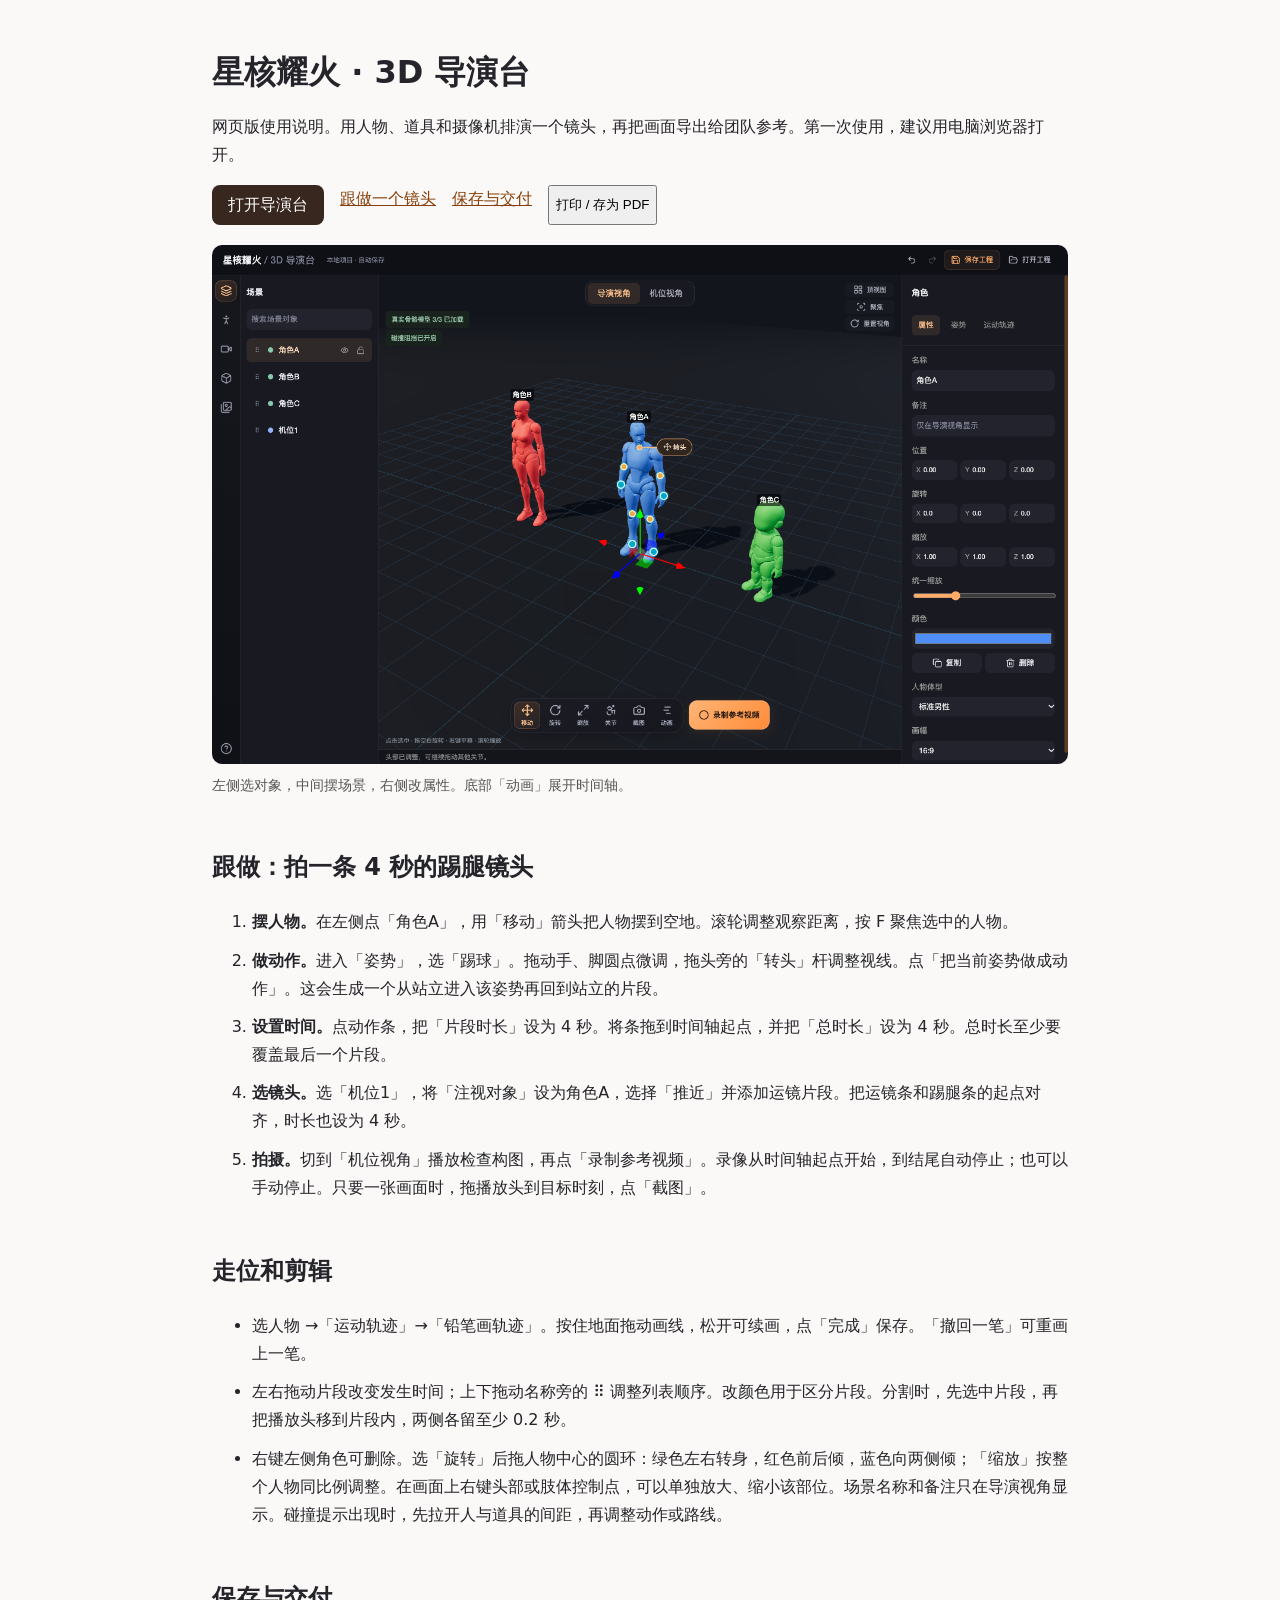
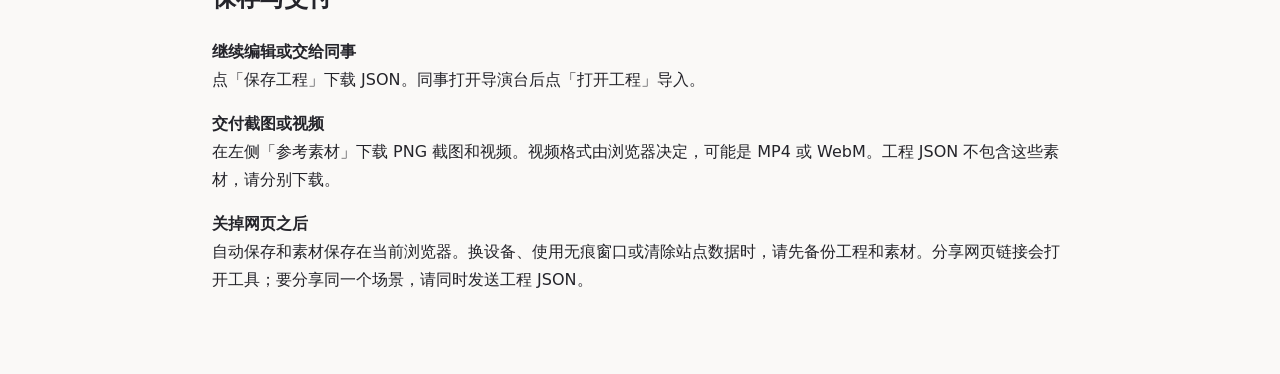
<file: guide/index.html>
<!doctype html><html lang="zh-CN"><meta charset="utf-8"><meta name="viewport" content="width=device-width,initial-scale=1"><title>使用说明 · 星核耀火 3D 导演台 Demo</title>
<style>*{box-sizing:border-box}body{margin:auto;max-width:900px;padding:32px 22px 64px;font:16px/1.75 system-ui,sans-serif;color:#24242a;background:#faf9f7}h1{line-height:1.2}h2{margin-top:2em}a{color:#87400b}figure{margin:20px 0}img{width:100%;border-radius:10px}figcaption{color:#555;font-size:.9em}li{margin-bottom:.65em}nav{display:flex;gap:1em;flex-wrap:wrap}.action{padding:6px 16px;background:#38271e;color:white;border-radius:8px;text-decoration:none}dt{font-weight:bold}dd{margin:0 0 1em}@media print{nav,button{display:none}body{padding:0}figure{break-inside:avoid}}</style>
<main><h1>星核耀火 · 3D 导演台</h1><p>网页版使用说明。用人物、道具和摄像机排演一个镜头，再把画面导出给团队参考。第一次使用，建议用电脑浏览器打开。</p><nav><a class="action" href="../">打开导演台</a><a href="#shoot">跟做一个镜头</a><a href="#files">保存与交付</a><button onclick="print()">打印 / 存为 PDF</button></nav>
<figure><img src="editor.png" alt="导演台实景：左侧列出场景对象，舞台中显示人物及头部控制杆，右侧显示选中对象的属性"><figcaption>左侧选对象，中间摆场景，右侧改属性。底部「动画」展开时间轴。</figcaption></figure>
<h2 id="shoot">跟做：拍一条 4 秒的踢腿镜头</h2><ol>
<li><b>摆人物。</b>在左侧点「角色A」，用「移动」箭头把人物摆到空地。滚轮调整观察距离，按 F 聚焦选中的人物。</li>
<li><b>做动作。</b>进入「姿势」，选「踢球」。拖动手、脚圆点微调，拖头旁的「转头」杆调整视线。点「把当前姿势做成动作」。这会生成一个从站立进入该姿势再回到站立的片段。</li>
<li><b>设置时间。</b>点动作条，把「片段时长」设为 4 秒。将条拖到时间轴起点，并把「总时长」设为 4 秒。总时长至少要覆盖最后一个片段。</li>
<li><b>选镜头。</b>选「机位1」，将「注视对象」设为角色A，选择「推近」并添加运镜片段。把运镜条和踢腿条的起点对齐，时长也设为 4 秒。</li>
<li><b>拍摄。</b>切到「机位视角」播放检查构图，再点「录制参考视频」。录像从时间轴起点开始，到结尾自动停止；也可以手动停止。只要一张画面时，拖播放头到目标时刻，点「截图」。</li></ol>
<h2>走位和剪辑</h2><ul><li>选人物 →「运动轨迹」→「铅笔画轨迹」。按住地面拖动画线，松开可续画，点「完成」保存。「撤回一笔」可重画上一笔。</li><li>左右拖动片段改变发生时间；上下拖动名称旁的 ⠿ 调整列表顺序。改颜色用于区分片段。分割时，先选中片段，再把播放头移到片段内，两侧各留至少 0.2 秒。</li><li>右键左侧角色可删除。选「旋转」后拖人物中心的圆环：绿色左右转身，红色前后倾，蓝色向两侧倾；「缩放」按整个人物同比例调整。在画面上右键头部或肢体控制点，可以单独放大、缩小该部位。场景名称和备注只在导演视角显示。碰撞提示出现时，先拉开人与道具的间距，再调整动作或路线。</li></ul>
<h2 id="files">保存与交付</h2><dl><dt>继续编辑或交给同事</dt><dd>点「保存工程」下载 JSON。同事打开导演台后点「打开工程」导入。</dd><dt>交付截图或视频</dt><dd>在左侧「参考素材」下载 PNG 截图和视频。视频格式由浏览器决定，可能是 MP4 或 WebM。工程 JSON 不包含这些素材，请分别下载。</dd><dt>关掉网页之后</dt><dd>自动保存和素材保存在当前浏览器。换设备、使用无痕窗口或清除站点数据时，请先备份工程和素材。分享网页链接会打开工具；要分享同一个场景，请同时发送工程 JSON。</dd></dl></main></html>
</file>
